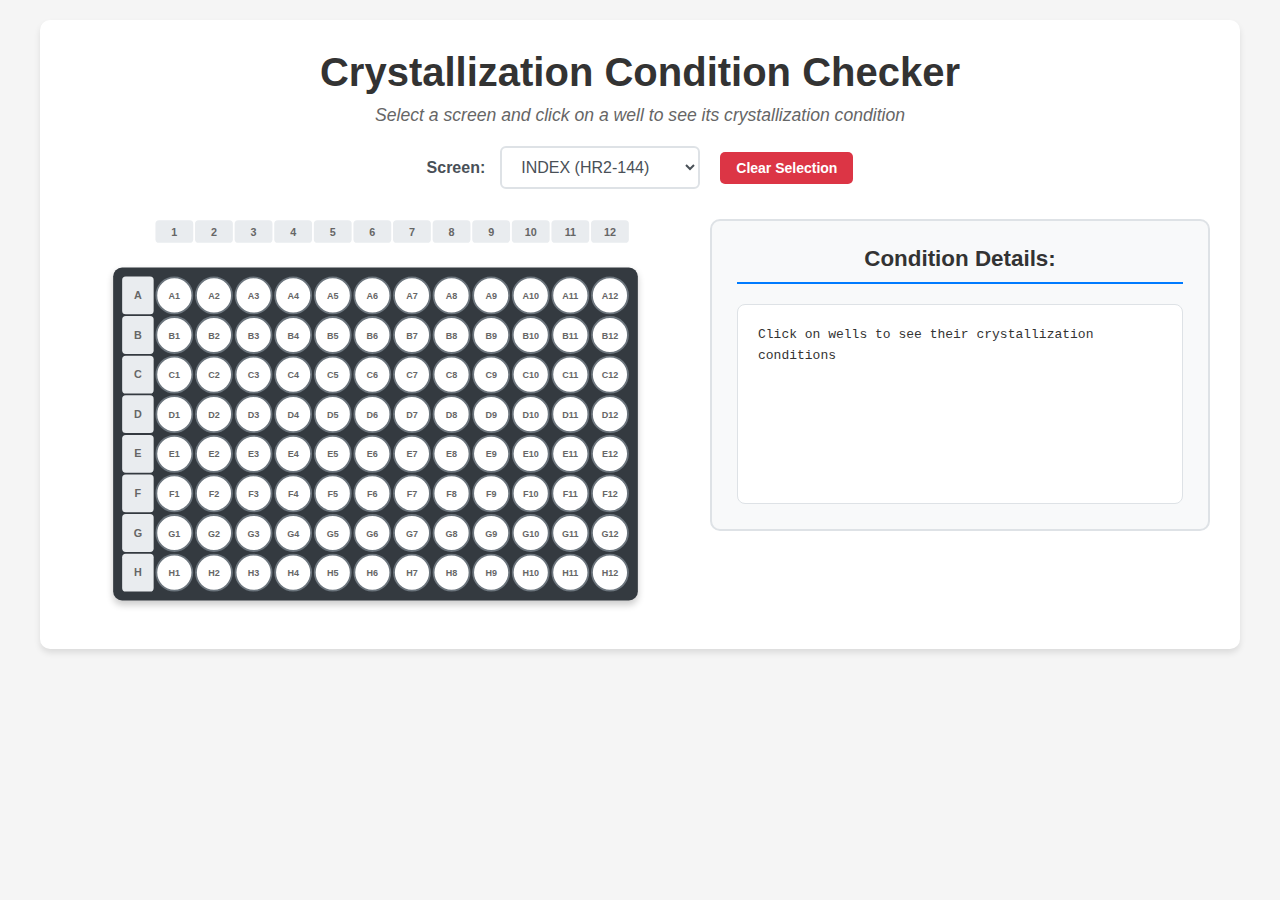
<file: index.html>
<!DOCTYPE html>
<html lang="en">
<head>
    <meta charset="UTF-8">
    <meta name="viewport" content="width=device-width, initial-scale=1.0">
    <title>Crystallization Condition Checker</title>
    <link rel="stylesheet" href="styles.css">
</head>
<body>
    <div class="container">
        <h1>Crystallization Condition Checker</h1>
        <p class="subtitle">Select a screen and click on a well to see its crystallization condition</p>
        
        <div class="centered-controls">
            <div class="screen-selector">
                <label for="screenSelect">Screen:</label>
                <select id="screenSelect" class="screen-dropdown">
                    <option value="index">INDEX (HR2-144)</option>
                    <option value="jcsg">JCSG+ (HR2-145)</option>
                </select>
            </div>
            <button id="clearAll" class="btn btn-clear">Clear Selection</button>
        </div>

        
        <div class="main-layout">
            <div class="plate-section">
                <div class="plate-container">
                    <!-- Column headers -->
                    <div class="column-headers">
                        <div class="corner"></div>
                        <div class="col-header">1</div>
                        <div class="col-header">2</div>
                        <div class="col-header">3</div>
                        <div class="col-header">4</div>
                        <div class="col-header">5</div>
                        <div class="col-header">6</div>
                        <div class="col-header">7</div>
                        <div class="col-header">8</div>
                        <div class="col-header">9</div>
                        <div class="col-header">10</div>
                        <div class="col-header">11</div>
                        <div class="col-header">12</div>
                    </div>
                    
                    <!-- Well plate grid -->
                    <div class="plate-grid" id="plateGrid">
                        <!-- Wells will be generated by JavaScript -->
                    </div>
                </div>
            </div>
            
            <div class="condition-section">
                <div class="condition-display" id="conditionDisplay">
                    <h3>Condition Details:</h3>
                    <div class="condition-text" id="conditionText">
                        Click on a well to see its crystallization condition
                    </div>
                </div>
            </div>
        </div>
    </div>
    
    <script src="script.js"></script>
</body>
</html>
</file>
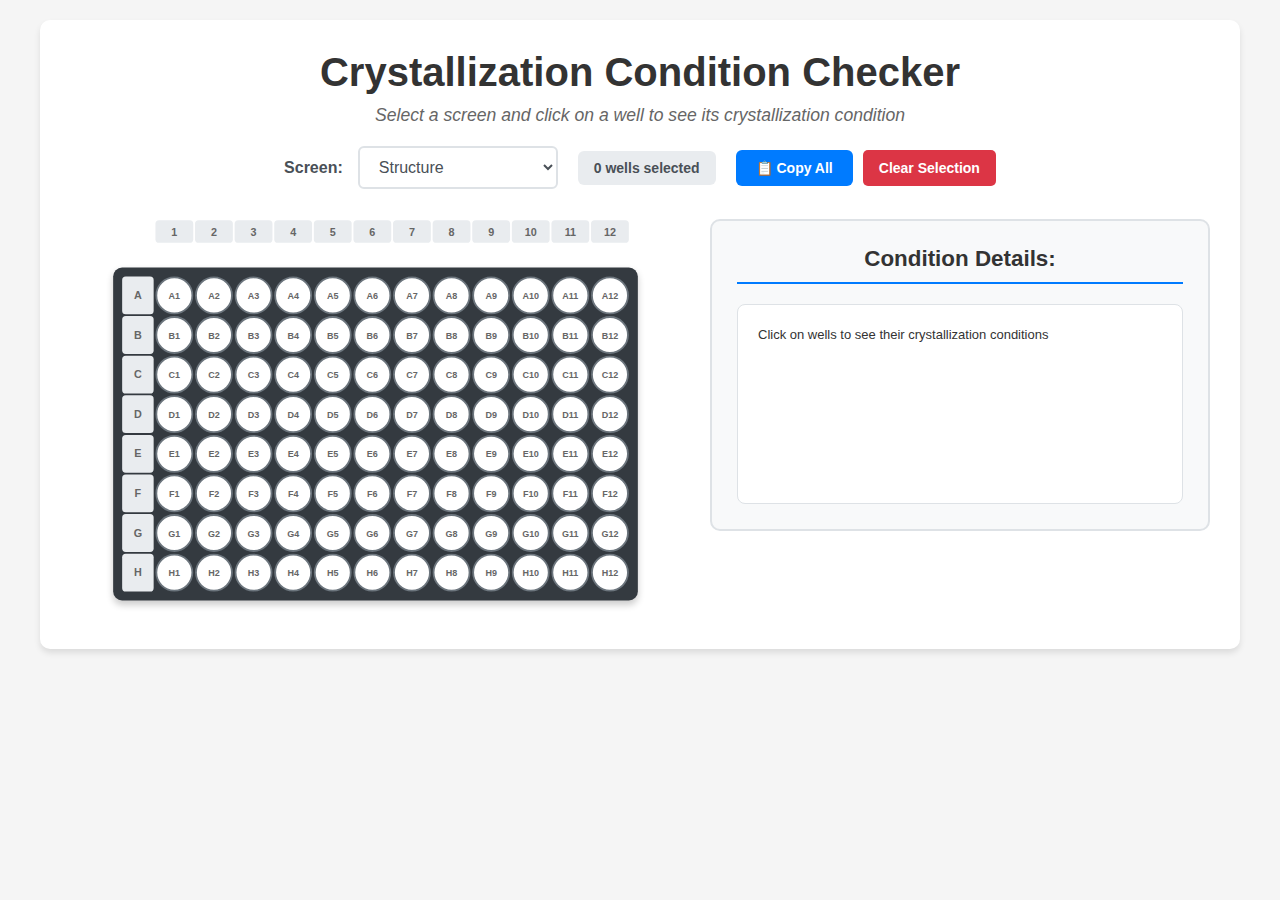
<file: crystallization-screening.html>
<!DOCTYPE html>
<html lang="en">
<head>
    <meta charset="UTF-8">
    <meta name="viewport" content="width=device-width, initial-scale=1.0">
    <title>Crystallization Condition Checker</title>
    <link rel="stylesheet" href="css/styles.css">
</head>
<body>
    <div class="container">
        <h1>Crystallization Condition Checker</h1>
        <p class="subtitle">Select a screen and click on a well to see its crystallization condition</p>
        
        <div class="centered-controls">
            <div class="screen-selector">
                <label for="screenSelect">Screen:</label>
                <select id="screenSelect" class="screen-dropdown">
                    <!-- Options populated dynamically from CSV -->
                </select>
            </div>
            <div class="selection-info" id="selectionInfo">
                <span class="well-count">0 wells selected</span>
            </div>
            <div class="button-group">
                <button id="copyConditions" class="btn btn-copy" title="Copy all conditions to clipboard">
                    📋 Copy All
                </button>
                <button id="clearAll" class="btn btn-clear">Clear Selection</button>
            </div>
        </div>

        
        <div class="main-layout">
            <div class="plate-section">
                <div class="plate-container">
                    <!-- Column headers -->
                    <div class="column-headers">
                        <div class="corner"></div>
                        <div class="col-header">1</div>
                        <div class="col-header">2</div>
                        <div class="col-header">3</div>
                        <div class="col-header">4</div>
                        <div class="col-header">5</div>
                        <div class="col-header">6</div>
                        <div class="col-header">7</div>
                        <div class="col-header">8</div>
                        <div class="col-header">9</div>
                        <div class="col-header">10</div>
                        <div class="col-header">11</div>
                        <div class="col-header">12</div>
                    </div>
                    
                    <!-- Well plate grid -->
                    <div class="plate-grid" id="plateGrid">
                        <!-- Wells will be generated by JavaScript -->
                    </div>
                </div>
                
                <!-- Legend for repeated components -->
                <div class="legend-container" id="legend" style="display: none;">
                    <h4>Repeated Components</h4>
                    <div class="legend-columns" id="legendContent"></div>
                </div>
            </div>
            
            <div class="condition-section">
                <div class="condition-display" id="conditionDisplay">
                    <h3>Condition Details:</h3>
                    <div class="condition-text" id="conditionText">
                        Click on a well to see its crystallization condition
                    </div>
                </div>
            </div>
        </div>
    </div>
    
    <script src="js/script.js"></script>
</body>
</html>
</file>
<file: styles.css>
* {
    margin: 0;
    padding: 0;
    box-sizing: border-box;
}

body {
    font-family: 'Arial', sans-serif;
    background-color: #f5f5f5;
    padding: 20px;
    min-height: 100vh;
}

.container {
    max-width: 1200px;
    margin: 0 auto;
    background: white;
    border-radius: 10px;
    box-shadow: 0 4px 6px rgba(0, 0, 0, 0.1);
    padding: 30px;
}

h1 {
    text-align: center;
    color: #333;
    margin-bottom: 10px;
    font-size: 2.5em;
}

.subtitle {
    text-align: center;
    color: #666;
    font-size: 1.1em;
    margin-bottom: 20px;
    font-style: italic;
}

.centered-controls {
    display: flex;
    justify-content: center;
    align-items: center;
    gap: 20px;
    margin-bottom: 30px;
}

.screen-selector {
    display: flex;
    align-items: center;
    gap: 15px;
}

.screen-selector label {
    font-weight: 600;
    color: #495057;
    font-size: 16px;
}

.screen-dropdown {
    padding: 10px 15px;
    border: 2px solid #dee2e6;
    border-radius: 6px;
    background-color: white;
    color: #495057;
    font-size: 16px;
    font-weight: 500;
    cursor: pointer;
    min-width: 200px;
    transition: all 0.3s ease;
}

.screen-dropdown:hover {
    border-color: #007bff;
    box-shadow: 0 2px 4px rgba(0, 123, 255, 0.2);
}

.screen-dropdown:focus {
    outline: none;
    border-color: #007bff;
    box-shadow: 0 0 0 3px rgba(0, 123, 255, 0.1);
}

.controls {
    display: flex;
    justify-content: space-between;
    align-items: center;
    margin-bottom: 30px;
    padding: 20px;
    background-color: #f8f9fa;
    border-radius: 8px;
}

.btn {
    padding: 12px 24px;
    border: none;
    border-radius: 6px;
    cursor: pointer;
    font-size: 16px;
    font-weight: 600;
    transition: all 0.3s ease;
}

.btn-clear {
    background-color: #dc3545;
    color: white;
}

.btn-clear:hover {
    background-color: #c82333;
    transform: translateY(-2px);
}

.btn-export {
    background-color: #28a745;
    color: white;
}

.btn-export:hover {
    background-color: #218838;
    transform: translateY(-2px);
}

.count {
    font-size: 18px;
    font-weight: 600;
    color: #333;
    background-color: #e9ecef;
    padding: 8px 16px;
    border-radius: 6px;
}



.btn {
    padding: 10px 20px;
    border: none;
    border-radius: 6px;
    cursor: pointer;
    font-size: 14px;
    font-weight: 600;
    transition: all 0.3s ease;
}

.btn-clear {
    background-color: #dc3545;
    color: white;
}

.btn-clear:hover {
    background-color: #c82333;
    transform: translateY(-2px);
}

.main-layout {
    display: flex;
    gap: 30px;
    align-items: flex-start;
}

.plate-section {
    flex: 1;
    min-width: 0;
}

.plate-container {
    display: flex;
    flex-direction: column;
    align-items: center;
}

.column-headers {
    display: grid;
    grid-template-columns: 35px repeat(12, 42px);
    gap: 2px;
    margin-bottom: 5px;
    transform: scale(0.9);
    transform-origin: center;
}

.corner {
    width: 35px;
    height: 25px;
}

.col-header {
    width: 42px;
    height: 25px;
    display: flex;
    align-items: center;
    justify-content: center;
    font-weight: bold;
    font-size: 12px;
    color: #666;
    background-color: #e9ecef;
    border-radius: 4px;
}

.plate-grid {
    display: grid;
    grid-template-columns: 35px repeat(12, 42px);
    gap: 2px;
    padding: 10px;
    background-color: #343a40;
    border-radius: 10px;
    box-shadow: 0 4px 8px rgba(0, 0, 0, 0.2);
    transform: scale(0.9);
    transform-origin: center;
}

.row-header {
    width: 35px;
    height: 42px;
    display: flex;
    align-items: center;
    justify-content: center;
    font-weight: bold;
    font-size: 12px;
    color: #666;
    background-color: #e9ecef;
    border-radius: 4px;
}

.well {
    width: 42px;
    height: 42px;
    border: 2px solid #6c757d;
    border-radius: 50%;
    background-color: #ffffff;
    cursor: pointer;
    transition: all 0.3s ease;
    display: flex;
    align-items: center;
    justify-content: center;
    font-size: 10px;
    font-weight: 600;
    color: #666;
}

.well:hover {
    transform: scale(1.1);
    border-color: #007bff;
    box-shadow: 0 2px 8px rgba(0, 123, 255, 0.3);
}

.well.selected {
    background-color: #007bff;
    border-color: #0056b3;
    color: white;
    transform: scale(1.1);
    box-shadow: 0 2px 8px rgba(0, 123, 255, 0.5);
}

.well.selected:hover {
    background-color: #0056b3;
}

.condition-section {
    flex: 1;
    min-width: 350px;
    max-width: 500px;
}

.condition-display {
    background-color: #f8f9fa;
    border-radius: 10px;
    padding: 25px;
    border: 2px solid #dee2e6;
    height: fit-content;
    position: sticky;
    top: 20px;
}

.condition-display h3 {
    color: #333;
    margin-bottom: 20px;
    font-size: 1.4em;
    text-align: center;
    border-bottom: 2px solid #007bff;
    padding-bottom: 10px;
}

.condition-text {
    background-color: white;
    border-radius: 8px;
    padding: 20px;
    font-family: 'Courier New', monospace;
    font-size: 13px;
    line-height: 1.6;
    color: #333;
    white-space: pre-line;
    border: 1px solid #dee2e6;
    min-height: 200px;
    cursor: text;
    user-select: text;
}

.condition-text:empty::before {
    content: "Click on a well to see its crystallization condition";
    color: #6c757d;
    font-style: italic;
    font-family: Arial, sans-serif;
}

@media (max-width: 768px) {
    .container {
        padding: 15px;
    }
    
    h1 {
        font-size: 2em;
    }
    
    .screen-selector {
        flex-direction: column;
        gap: 10px;
        padding: 15px;
    }
    
    .controls {
        padding: 10px;
    }
    
    .main-layout {
        flex-direction: column;
        gap: 20px;
    }
    
    .condition-section {
        min-width: unset;
        max-width: unset;
    }
    
    .screen-dropdown {
        min-width: 200px;
    }
    
    .plate-grid {
        transform: scale(0.75);
        transform-origin: center;
    }
    
    .column-headers {
        transform: scale(0.75);
        transform-origin: center;
    }
}

.btn-clear {
    background-color: #dc3545;
    color: white;
    border: none;
    padding: 8px 16px;
    border-radius: 5px;
    cursor: pointer;
    font-size: 14px;
    transition: background-color 0.3s;
}

.btn-clear:hover {
    background-color: #c82333;
}

.condition-controls {
    margin-top: 20px;
    text-align: center;
}

.condition-controls .btn {
    background-color: #dc3545;
    color: white;
    border: none;
    padding: 10px 20px;
    border-radius: 5px;
    cursor: pointer;
    font-size: 14px;
    transition: background-color 0.3s;
}

.condition-controls .btn:hover {
    background-color: #c82333;
}
</file>
<file: css/styles.css>
* {
    margin: 0;
    padding: 0;
    box-sizing: border-box;
}

body {
    font-family: 'Arial', sans-serif;
    background-color: #f5f5f5;
    padding: 20px;
    min-height: 100vh;
}

.container {
    max-width: 1200px;
    margin: 0 auto;
    background: white;
    border-radius: 10px;
    box-shadow: 0 4px 6px rgba(0, 0, 0, 0.1);
    padding: 30px;
}

h1 {
    text-align: center;
    color: #333;
    margin-bottom: 10px;
    font-size: 2.5em;
}

.subtitle {
    text-align: center;
    color: #666;
    font-size: 1.1em;
    margin-bottom: 20px;
    font-style: italic;
}

.centered-controls {
    display: flex;
    justify-content: center;
    align-items: center;
    gap: 20px;
    margin-bottom: 30px;
    position: relative;
    z-index: 100;
    flex-wrap: wrap;
}

.button-group {
    display: flex;
    gap: 10px;
}

.selection-info {
    padding: 8px 16px;
    background-color: #e9ecef;
    border-radius: 6px;
}

.well-count {
    font-size: 14px;
    font-weight: 600;
    color: #495057;
}

.screen-selector {
    display: flex;
    align-items: center;
    gap: 15px;
}

.screen-selector label {
    font-weight: 600;
    color: #495057;
    font-size: 16px;
}

.screen-dropdown {
    padding: 10px 15px;
    border: 2px solid #dee2e6;
    border-radius: 6px;
    background-color: white;
    color: #495057;
    font-size: 16px;
    font-weight: 500;
    cursor: pointer;
    min-width: 200px;
    transition: all 0.3s ease;
    position: relative;
    z-index: 100;
    pointer-events: auto;
}

.screen-dropdown:hover {
    border-color: #007bff;
    box-shadow: 0 2px 4px rgba(0, 123, 255, 0.2);
}

.screen-dropdown:focus {
    outline: none;
    border-color: #007bff;
    box-shadow: 0 0 0 3px rgba(0, 123, 255, 0.1);
}

.controls {
    display: flex;
    justify-content: space-between;
    align-items: center;
    margin-bottom: 30px;
    padding: 20px;
    background-color: #f8f9fa;
    border-radius: 8px;
}

.btn {
    padding: 12px 24px;
    border: none;
    border-radius: 6px;
    cursor: pointer;
    font-size: 16px;
    font-weight: 600;
    transition: all 0.3s ease;
}

.btn-clear {
    background-color: #dc3545;
    color: white;
}

.btn-clear:hover {
    background-color: #c82333;
    transform: translateY(-2px);
}

.btn-export {
    background-color: #28a745;
    color: white;
}

.btn-export:hover {
    background-color: #218838;
    transform: translateY(-2px);
}

.count {
    font-size: 18px;
    font-weight: 600;
    color: #333;
    background-color: #e9ecef;
    padding: 8px 16px;
    border-radius: 6px;
}



.btn {
    padding: 10px 20px;
    border: none;
    border-radius: 6px;
    cursor: pointer;
    font-size: 14px;
    font-weight: 600;
    transition: all 0.3s ease;
}

.btn-copy {
    background-color: #007bff;
    color: white;
}

.btn-copy:hover {
    background-color: #0056b3;
    transform: translateY(-2px);
    box-shadow: 0 4px 8px rgba(0, 123, 255, 0.3);
}

.btn-clear {
    background-color: #dc3545;
    color: white;
}

.btn-clear:hover {
    background-color: #c82333;
    transform: translateY(-2px);
}

.main-layout {
    display: flex;
    gap: 30px;
    align-items: flex-start;
}

.plate-section {
    flex: 1;
    min-width: 0;
}

.plate-container {
    display: flex;
    flex-direction: column;
    align-items: center;
}

.column-headers {
    display: grid;
    grid-template-columns: 35px repeat(12, 42px);
    gap: 2px;
    margin-bottom: 5px;
    transform: scale(0.9);
    transform-origin: center;
}

.corner {
    width: 35px;
    height: 25px;
}

.col-header {
    width: 42px;
    height: 25px;
    display: flex;
    align-items: center;
    justify-content: center;
    font-weight: bold;
    font-size: 12px;
    color: #666;
    background-color: #e9ecef;
    border-radius: 4px;
}

.plate-grid {
    display: grid;
    grid-template-columns: 35px repeat(12, 42px);
    gap: 2px;
    padding: 10px;
    background-color: #343a40;
    border-radius: 10px;
    box-shadow: 0 4px 8px rgba(0, 0, 0, 0.2);
    transform: scale(0.9);
    transform-origin: center;
}

.row-header {
    width: 35px;
    height: 42px;
    display: flex;
    align-items: center;
    justify-content: center;
    font-weight: bold;
    font-size: 12px;
    color: #666;
    background-color: #e9ecef;
    border-radius: 4px;
}

.well {
    width: 42px;
    height: 42px;
    border: 2px solid #6c757d;
    border-radius: 50%;
    background-color: #ffffff;
    cursor: pointer;
    transition: all 0.2s ease;
    display: flex;
    align-items: center;
    justify-content: center;
    font-size: 10px;
    font-weight: 600;
    color: #666;
}

.well:hover {
    transform: scale(1.15);
    border-color: #007bff;
    box-shadow: 0 3px 10px rgba(0, 123, 255, 0.4);
    z-index: 10;
}

.well.selected {
    background-color: #007bff;
    border-color: #0056b3;
    color: white;
    transform: scale(1.1);
    box-shadow: 0 3px 10px rgba(0, 123, 255, 0.6);
    animation: pulse 0.3s ease;
}

@keyframes pulse {
    0% { transform: scale(1); }
    50% { transform: scale(1.2); }
    100% { transform: scale(1.1); }
}

.well.selected:hover {
    background-color: #0056b3;
    transform: scale(1.15);
}

.condition-section {
    flex: 1;
    min-width: 350px;
    max-width: 500px;
}

.condition-display {
    background-color: #f8f9fa;
    border-radius: 10px;
    padding: 25px;
    border: 2px solid #dee2e6;
    height: fit-content;
    position: sticky;
    top: 20px;
}

.condition-display h3 {
    color: #333;
    margin-bottom: 20px;
    font-size: 1.4em;
    text-align: center;
    border-bottom: 2px solid #007bff;
    padding-bottom: 10px;
}

.legend-container {
    margin-top: 30px;
    background-color: white;
    border-radius: 10px;
    padding: 20px;
    border: 2px solid #007bff;
    box-shadow: 0 2px 8px rgba(0, 123, 255, 0.1);
}

.legend-container h4 {
    margin: 0 0 15px 0;
    color: #007bff;
    font-size: 16px;
    text-align: center;
    font-weight: 700;
}

.legend-columns {
    display: grid;
    grid-template-columns: repeat(auto-fit, minmax(250px, 1fr));
    gap: 20px;
}

.legend-column {
    background-color: #f8f9fa;
    border-radius: 8px;
    padding: 15px;
    border: 1px solid #dee2e6;
}

.legend-column-header {
    font-weight: 700;
    color: #495057;
    margin-bottom: 12px;
    padding-bottom: 8px;
    border-bottom: 2px solid #007bff;
    font-size: 14px;
    text-transform: capitalize;
}

.legend-item {
    display: flex;
    align-items: center;
    gap: 8px;
    margin-bottom: 8px;
    font-size: 12px;
    padding: 4px;
}

.legend-color {
    width: 20px;
    height: 20px;
    border-radius: 4px;
    border: 1px solid #ccc;
    flex-shrink: 0;
}

.legend-text {
    color: #333;
    line-height: 1.3;
    flex: 1;
    font-weight: 500;
}

.legend-count {
    color: #6c757d;
    font-weight: 600;
    font-size: 11px;
}

.condition-text {
    background-color: white;
    border-radius: 8px;
    padding: 20px;
    font-family: 'Segoe UI', Arial, sans-serif;
    font-size: 13px;
    line-height: 1.6;
    color: #333;
    border: 1px solid #dee2e6;
    min-height: 200px;
    max-height: 600px;
    overflow-y: auto;
    cursor: text;
    user-select: text;
}

.screen-group {
    margin-bottom: 25px;
    padding-bottom: 15px;
    border-bottom: 2px solid #e9ecef;
}

.screen-group:last-child {
    border-bottom: none;
}

.screen-header {
    font-size: 16px;
    font-weight: 700;
    color: #007bff;
    margin-bottom: 15px;
    padding: 8px 12px;
    background-color: #e7f3ff;
    border-left: 4px solid #007bff;
    border-radius: 4px;
}

.condition-item {
    background-color: #f8f9fa;
    padding: 12px;
    margin-bottom: 12px;
    border-radius: 6px;
    border: 1px solid #e9ecef;
    transition: all 0.2s ease;
}

.condition-item:hover {
    box-shadow: 0 2px 4px rgba(0,0,0,0.1);
    border-color: #007bff;
}

.well-label {
    font-weight: 700;
    color: #495057;
    margin-bottom: 8px;
    font-size: 14px;
}

.condition-row {
    margin-bottom: 4px;
    font-size: 13px;
    line-height: 1.5;
}

.condition-label {
    font-weight: 600;
    color: #6c757d;
    display: inline-block;
    min-width: 80px;
}

.condition-text:empty::before {
    content: "Click on a well to see its crystallization condition";
    color: #6c757d;
    font-style: italic;
    font-family: Arial, sans-serif;
}

@media (max-width: 768px) {
    .container {
        padding: 15px;
    }
    
    h1 {
        font-size: 2em;
    }
    
    .screen-selector {
        flex-direction: column;
        gap: 10px;
        padding: 15px;
    }
    
    .controls {
        padding: 10px;
    }
    
    .main-layout {
        flex-direction: column;
        gap: 20px;
    }
    
    .condition-section {
        min-width: unset;
        max-width: unset;
    }
    
    .screen-dropdown {
        min-width: 200px;
    }
    
    .plate-grid {
        transform: scale(0.75);
        transform-origin: center;
    }
    
    .column-headers {
        transform: scale(0.75);
        transform-origin: center;
    }
}

.btn-clear {
    background-color: #dc3545;
    color: white;
    border: none;
    padding: 8px 16px;
    border-radius: 5px;
    cursor: pointer;
    font-size: 14px;
    transition: background-color 0.3s;
}

.btn-clear:hover {
    background-color: #c82333;
}

.condition-controls {
    margin-top: 20px;
    text-align: center;
}

.condition-controls .btn {
    background-color: #dc3545;
    color: white;
    border: none;
    padding: 10px 20px;
    border-radius: 5px;
    cursor: pointer;
    font-size: 14px;
    transition: background-color 0.3s;
}

.condition-controls .btn:hover {
    background-color: #c82333;
}
</file>
